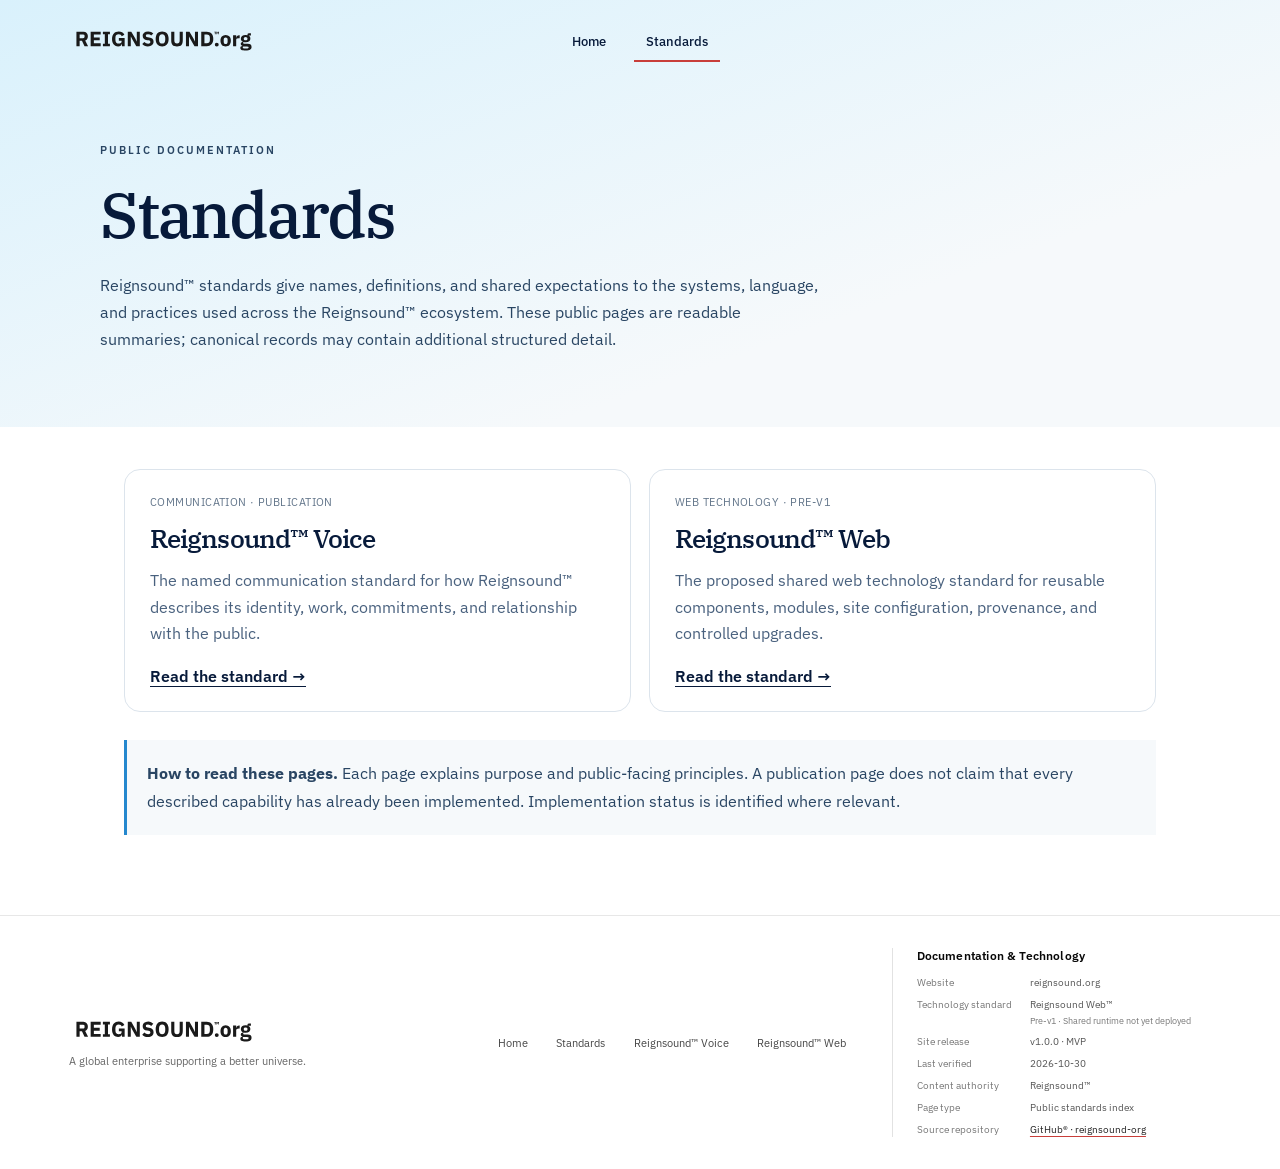
<file: standards/index.html>
<!doctype html>
<html lang="en"><head><meta charset="utf-8"><meta name="viewport" content="width=device-width, initial-scale=1"><meta name="description" content="Explore Reignsound™ public standards for communication, web technology, shared terminology, and practices across its ecosystem."><link rel="canonical" href="https://reignsound.org/standards/"><link rel="icon" href="/favicon.svg" type="image/svg+xml"><link rel="preconnect" href="https://fonts.googleapis.com"><link rel="preconnect" href="https://fonts.gstatic.com" crossorigin><link href="https://fonts.googleapis.com/css2?family=IBM+Plex+Sans:wght@400;500;600;700&family=IBM+Plex+Serif:wght@400;500;600&display=swap" rel="stylesheet"><link rel="stylesheet" href="/styles.css"><title>Standards | Reignsound™</title><style>.doc-hero{padding:130px max(24px,calc((100% - 1080px)/2)) 58px;background:linear-gradient(160deg,#d9f1fc,#f6f9fb 70%)}.doc-kicker{font-size:11px;letter-spacing:.18em;font-weight:600;color:#3f5875}.doc-hero h1,.doc-card h2{font-family:'IBM Plex Serif',serif;font-weight:500;letter-spacing:-.035em}.doc-hero h1{font-size:clamp(38px,6vw,64px);margin:12px 0}.doc-hero p{max-width:720px;line-height:1.7;color:#294563}.doc-main{max-width:1080px;margin:auto;padding:42px 24px 80px}.doc-grid{display:grid;grid-template-columns:repeat(2,minmax(0,1fr));gap:18px}.doc-card{border:1px solid #dce4ec;border-radius:16px;padding:25px;background:white;display:flex;flex-direction:column;gap:12px}.doc-card h2{font-size:26px;margin:0}.doc-card p{line-height:1.65;color:#49617e;margin:0}.doc-card a{font-weight:600;text-decoration:underline;text-underline-offset:4px;margin-top:auto;padding-top:8px}.doc-meta{font-size:11px;color:#62758a;letter-spacing:.04em}.doc-note{margin-top:28px;padding:20px;border-left:3px solid #2588ce;background:#f6f9fb;line-height:1.7;color:#294563}@media(max-width:640px){.doc-grid{grid-template-columns:1fr}.doc-hero{padding-top:110px}}</style></head><body><a class="skip-link" href="#content">Skip to content</a><header class="site-header"><a class="wordmark" href="/" aria-label="Reignsound™ home"><img class="wordmark-art" src="/assets/reignsound-org-wordmark-outlined.svg" alt="REIGNSOUND.org" /></a><nav aria-label="Main navigation"><a class="nav-link" href="/">Home</a><a class="nav-link active" href="/standards/">Standards</a></nav></header><section class="doc-hero"><p class="doc-kicker">PUBLIC DOCUMENTATION</p><h1>Standards</h1><p>Reignsound™ standards give names, definitions, and shared expectations to the systems, language, and practices used across the Reignsound™ ecosystem. These public pages are readable summaries; canonical records may contain additional structured detail.</p></section><main class="doc-main" id="content"><div class="doc-grid"><article class="doc-card"><span class="doc-meta">COMMUNICATION · PUBLICATION</span><h2>Reignsound™ Voice</h2><p>The named communication standard for how Reignsound™ describes its identity, work, commitments, and relationship with the public.</p><a href="/standards/reignsound-voice/">Read the standard →</a></article><article class="doc-card"><span class="doc-meta">WEB TECHNOLOGY · PRE-V1</span><h2>Reignsound™ Web</h2><p>The proposed shared web technology standard for reusable components, modules, site configuration, provenance, and controlled upgrades.</p><a href="/standards/reignsound-web/">Read the standard →</a></article></div><div class="doc-note"><strong>How to read these pages.</strong> Each page explains purpose and public-facing principles. A publication page does not claim that every described capability has already been implemented. Implementation status is identified where relevant.</div></main><footer class="site-footer">
    <div class="footer-brand"><a class="footer-wordmark" href="/" aria-label="Reignsound™ organization website"><img class="wordmark-art" src="/assets/reignsound-org-wordmark-outlined.svg" alt="REIGNSOUND.org" /></a><p data-reignsound-footer-description></p></div>
    <nav class="footer-nav" aria-label="Footer navigation"><a href="/">Home</a><a href="/standards/">Standards</a><a href="/standards/reignsound-voice/">Reignsound™ Voice</a><a href="/standards/reignsound-web/">Reignsound™ Web</a></nav>
    <section class="provenance" aria-labelledby="provenance-title">
      <h2 class="provenance-title" id="provenance-title">Documentation &amp; Technology</h2>
      <dl class="provenance-list">
        <div><dt>Website</dt><dd>reignsound.org</dd></div>
        <div><dt>Technology standard</dt><dd>Reignsound Web™ <span class="provenance-version">Pre-v1 · Shared runtime not yet deployed</span></dd></div>
        <div><dt>Site release</dt><dd>v1.0.0 · MVP</dd></div>
        <div><dt>Last verified</dt><dd><time id="release-verified-date" datetime="2026-10-30">2026-10-30</time></dd></div>
        <div><dt>Content authority</dt><dd>Reignsound™</dd></div>
        <div><dt>Page type</dt><dd>Public standards index</dd></div>
        <div><dt>Source repository</dt><dd><a href="https://github.com/reignsound/reignsound-org" target="_blank" rel="noopener noreferrer">GitHub® · reignsound-org</a></dd></div>
      </dl>
    </section>
  </footer>  <script src="/assets/reignsound-site-config.js" defer></script>
</body></html>
</file>
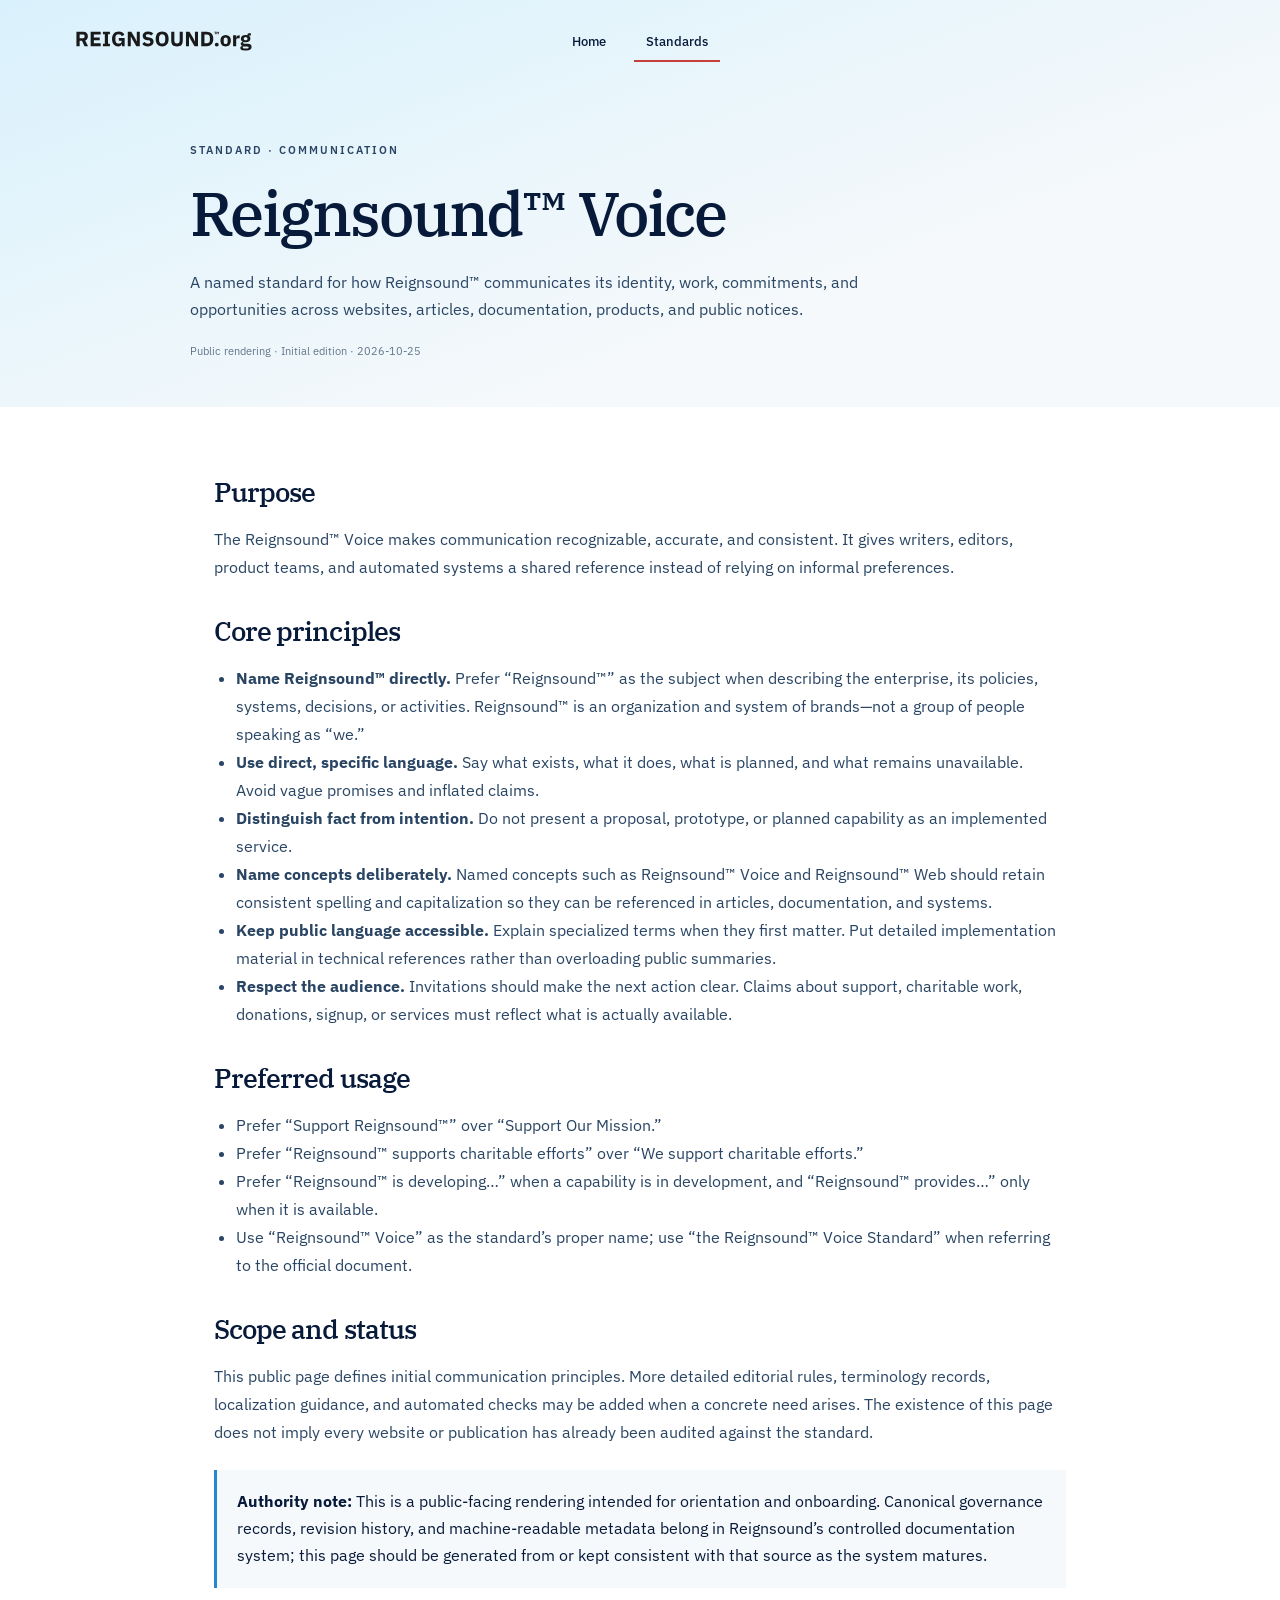
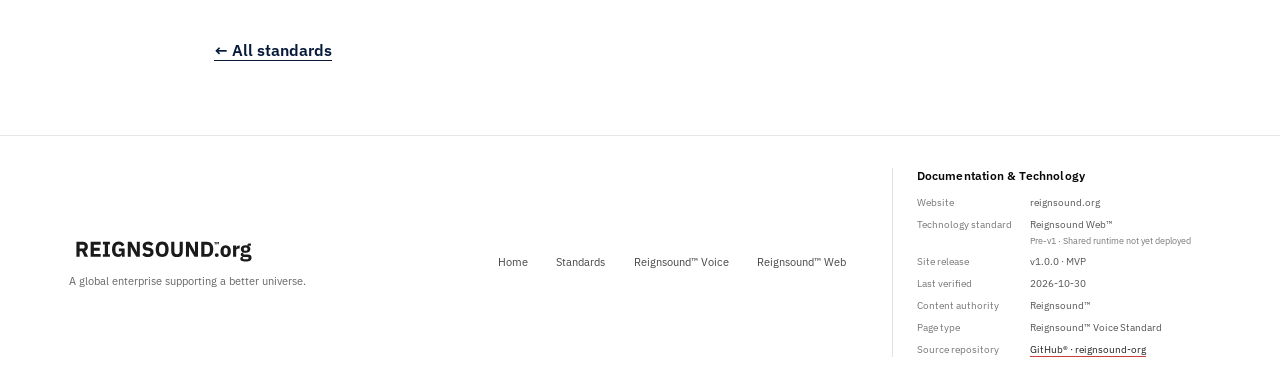
<file: standards/reignsound-voice/index.html>
<!doctype html>
<html lang="en"><head><meta charset="utf-8"><meta name="viewport" content="width=device-width, initial-scale=1"><meta name="description" content="The Reignsound™ Voice Standard defines clear, accurate, consistent public communication about the enterprise, its work, commitments, and opportunities."><link rel="canonical" href="https://reignsound.org/standards/reignsound-voice/"><link rel="icon" href="/favicon.svg" type="image/svg+xml"><link rel="preconnect" href="https://fonts.googleapis.com"><link rel="preconnect" href="https://fonts.gstatic.com" crossorigin><link href="https://fonts.googleapis.com/css2?family=IBM+Plex+Sans:wght@400;500;600;700&family=IBM+Plex+Serif:wght@400;500;600&display=swap" rel="stylesheet"><link rel="stylesheet" href="/styles.css"><title>Reignsound™ Voice | Reignsound™ Standards</title><style>.doc-hero{padding:130px max(24px,calc((100% - 900px)/2)) 48px;background:linear-gradient(160deg,#d9f1fc,#f6f9fb 70%)}.doc-kicker{font-size:11px;letter-spacing:.18em;font-weight:600;color:#3f5875}.doc-hero h1,.doc-main h2{font-family:'IBM Plex Serif',serif;font-weight:500;letter-spacing:-.035em}.doc-hero h1{font-size:clamp(38px,6vw,62px);margin:12px 0}.doc-hero p{max-width:720px;line-height:1.7;color:#294563}.doc-main{max-width:900px;margin:auto;padding:35px 24px 75px}.doc-main h2{font-size:27px;margin:32px 0 10px}.doc-main p,.doc-main li{line-height:1.75;color:#294563}.doc-main ul{padding-left:22px}.doc-meta{font-size:11px;color:#62758a}.doc-callout{margin:24px 0;padding:18px 20px;border-left:3px solid #2588ce;background:#f6f9fb;line-height:1.7}.doc-back{display:inline-block;margin-top:28px;font-weight:600;text-decoration:underline;text-underline-offset:4px}</style></head><body><a class="skip-link" href="#content">Skip to content</a><header class="site-header"><a class="wordmark" href="/" aria-label="Reignsound™ home"><img class="wordmark-art" src="/assets/reignsound-org-wordmark-outlined.svg" alt="REIGNSOUND.org" /></a><nav aria-label="Main navigation"><a class="nav-link" href="/">Home</a><a class="nav-link active" href="/standards/">Standards</a></nav></header><section class="doc-hero"><p class="doc-kicker">STANDARD · COMMUNICATION</p><h1>Reignsound™ Voice</h1><p>A named standard for how Reignsound™ communicates its identity, work, commitments, and opportunities across websites, articles, documentation, products, and public notices.</p><span class="doc-meta">Public rendering · Initial edition · 2026-10-25</span></section><main class="doc-main" id="content"><h2>Purpose</h2><p>The Reignsound™ Voice makes communication recognizable, accurate, and consistent. It gives writers, editors, product teams, and automated systems a shared reference instead of relying on informal preferences.</p><h2>Core principles</h2><ul><li><strong>Name Reignsound™ directly.</strong> Prefer “Reignsound™” as the subject when describing the enterprise, its policies, systems, decisions, or activities. Reignsound™ is an organization and system of brands—not a group of people speaking as “we.”</li><li><strong>Use direct, specific language.</strong> Say what exists, what it does, what is planned, and what remains unavailable. Avoid vague promises and inflated claims.</li><li><strong>Distinguish fact from intention.</strong> Do not present a proposal, prototype, or planned capability as an implemented service.</li><li><strong>Name concepts deliberately.</strong> Named concepts such as Reignsound™ Voice and Reignsound™ Web should retain consistent spelling and capitalization so they can be referenced in articles, documentation, and systems.</li><li><strong>Keep public language accessible.</strong> Explain specialized terms when they first matter. Put detailed implementation material in technical references rather than overloading public summaries.</li><li><strong>Respect the audience.</strong> Invitations should make the next action clear. Claims about support, charitable work, donations, signup, or services must reflect what is actually available.</li></ul><h2>Preferred usage</h2><ul><li>Prefer “Support Reignsound™” over “Support Our Mission.”</li><li>Prefer “Reignsound™ supports charitable efforts” over “We support charitable efforts.”</li><li>Prefer “Reignsound™ is developing…” when a capability is in development, and “Reignsound™ provides…” only when it is available.</li><li>Use “Reignsound™ Voice” as the standard’s proper name; use “the Reignsound™ Voice Standard” when referring to the official document.</li></ul><h2>Scope and status</h2><p>This public page defines initial communication principles. More detailed editorial rules, terminology records, localization guidance, and automated checks may be added when a concrete need arises. The existence of this page does not imply every website or publication has already been audited against the standard.</p><div class="doc-callout"><strong>Authority note:</strong> This is a public-facing rendering intended for orientation and onboarding. Canonical governance records, revision history, and machine-readable metadata belong in Reignsound’s controlled documentation system; this page should be generated from or kept consistent with that source as the system matures.</div><a class="doc-back" href="/standards/">← All standards</a></main><footer class="site-footer">
    <div class="footer-brand"><a class="footer-wordmark" href="/" aria-label="Reignsound™ organization website"><img class="wordmark-art" src="/assets/reignsound-org-wordmark-outlined.svg" alt="REIGNSOUND.org" /></a><p data-reignsound-footer-description></p></div>
    <nav class="footer-nav" aria-label="Footer navigation"><a href="/">Home</a><a href="/standards/">Standards</a><a href="/standards/reignsound-voice/">Reignsound™ Voice</a><a href="/standards/reignsound-web/">Reignsound™ Web</a></nav>
    <section class="provenance" aria-labelledby="provenance-title">
      <h2 class="provenance-title" id="provenance-title">Documentation &amp; Technology</h2>
      <dl class="provenance-list">
        <div><dt>Website</dt><dd>reignsound.org</dd></div>
        <div><dt>Technology standard</dt><dd>Reignsound Web™ <span class="provenance-version">Pre-v1 · Shared runtime not yet deployed</span></dd></div>
        <div><dt>Site release</dt><dd>v1.0.0 · MVP</dd></div>
        <div><dt>Last verified</dt><dd><time id="release-verified-date" datetime="2026-10-30">2026-10-30</time></dd></div>
        <div><dt>Content authority</dt><dd>Reignsound™</dd></div>
        <div><dt>Page type</dt><dd>Reignsound™ Voice Standard</dd></div>
        <div><dt>Source repository</dt><dd><a href="https://github.com/reignsound/reignsound-org" target="_blank" rel="noopener noreferrer">GitHub® · reignsound-org</a></dd></div>
      </dl>
    </section>
  </footer>  <script src="/assets/reignsound-site-config.js" defer></script>
</body></html>
</file>
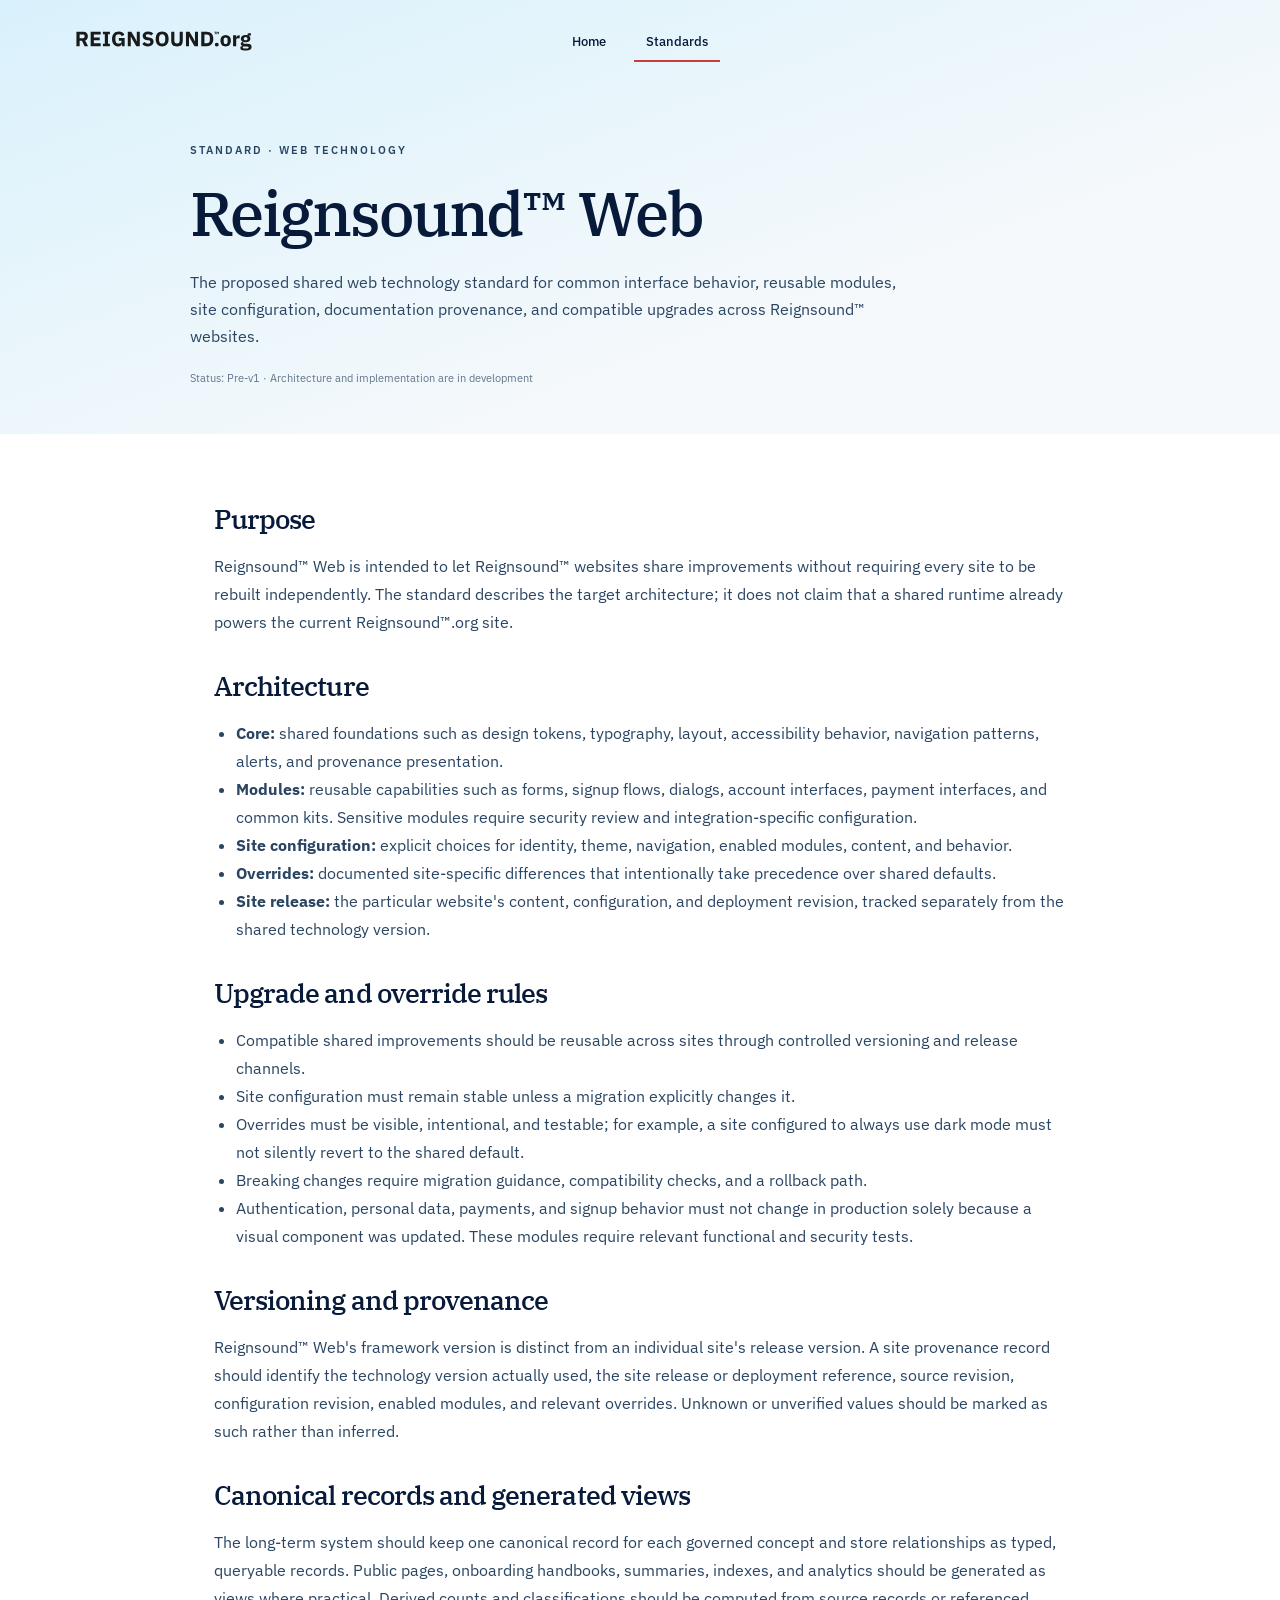
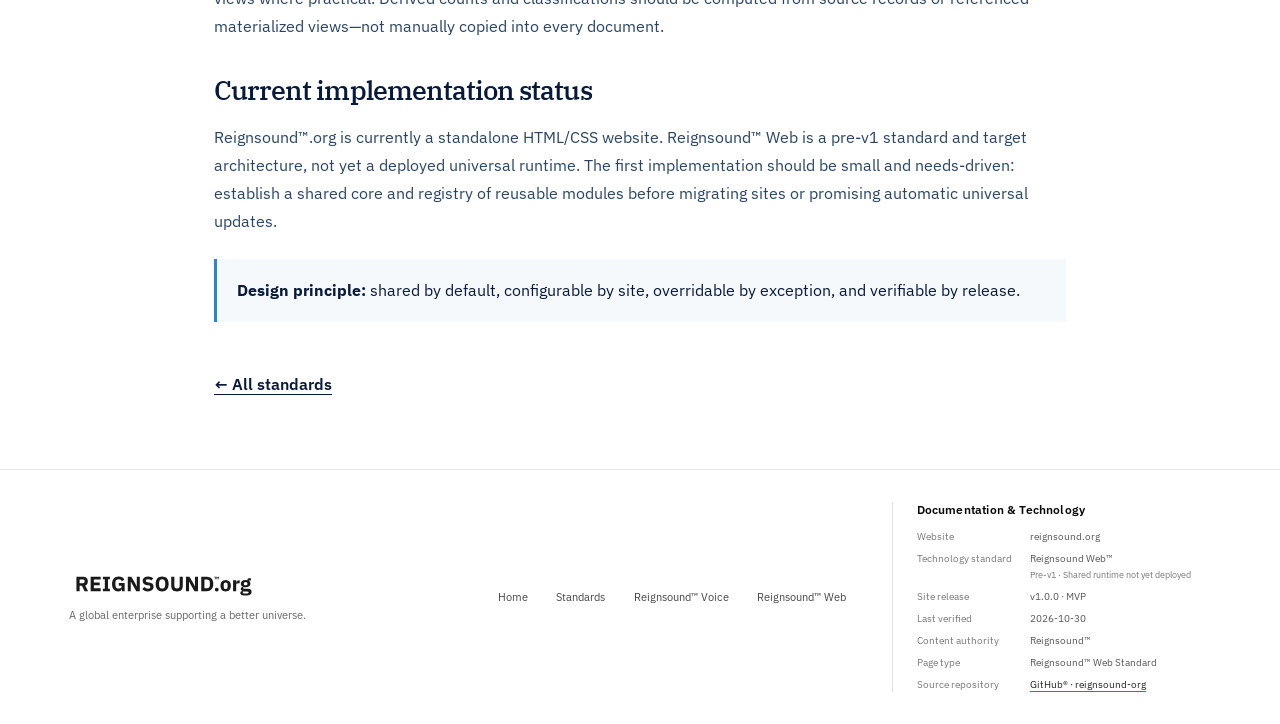
<file: standards/reignsound-web/index.html>
<!doctype html>
<html lang="en"><head><meta charset="utf-8"><meta name="viewport" content="width=device-width, initial-scale=1"><meta name="description" content="The Reignsound™ Web Standard describes shared web foundations, reusable modules, site configuration, provenance, and controlled upgrades."><link rel="canonical" href="https://reignsound.org/standards/reignsound-web/"><link rel="icon" href="/favicon.svg" type="image/svg+xml"><link rel="preconnect" href="https://fonts.googleapis.com"><link rel="preconnect" href="https://fonts.gstatic.com" crossorigin><link href="https://fonts.googleapis.com/css2?family=IBM+Plex+Sans:wght@400;500;600;700&family=IBM+Plex+Serif:wght@400;500;600&display=swap" rel="stylesheet"><link rel="stylesheet" href="/styles.css"><title>Reignsound™ Web | Reignsound™ Standards</title><style>.doc-hero{padding:130px max(24px,calc((100% - 900px)/2)) 48px;background:linear-gradient(160deg,#d9f1fc,#f6f9fb 70%)}.doc-kicker{font-size:11px;letter-spacing:.18em;font-weight:600;color:#3f5875}.doc-hero h1,.doc-main h2{font-family:'IBM Plex Serif',serif;font-weight:500;letter-spacing:-.035em}.doc-hero h1{font-size:clamp(38px,6vw,62px);margin:12px 0}.doc-hero p{max-width:720px;line-height:1.7;color:#294563}.doc-main{max-width:900px;margin:auto;padding:35px 24px 75px}.doc-main h2{font-size:27px;margin:32px 0 10px}.doc-main p,.doc-main li{line-height:1.75;color:#294563}.doc-main ul{padding-left:22px}.doc-meta{font-size:11px;color:#62758a}.doc-callout{margin:24px 0;padding:18px 20px;border-left:3px solid #2588ce;background:#f6f9fb;line-height:1.7}.doc-back{display:inline-block;margin-top:28px;font-weight:600;text-decoration:underline;text-underline-offset:4px}</style></head><body><a class="skip-link" href="#content">Skip to content</a><header class="site-header"><a class="wordmark" href="/" aria-label="Reignsound™ home"><img class="wordmark-art" src="/assets/reignsound-org-wordmark-outlined.svg" alt="REIGNSOUND.org" /></a><nav aria-label="Main navigation"><a class="nav-link" href="/">Home</a><a class="nav-link active" href="/standards/">Standards</a></nav></header><section class="doc-hero"><p class="doc-kicker">STANDARD · WEB TECHNOLOGY</p><h1>Reignsound™ Web</h1><p>The proposed shared web technology standard for common interface behavior, reusable modules, site configuration, documentation provenance, and compatible upgrades across Reignsound™ websites.</p><span class="doc-meta">Status: Pre-v1 · Architecture and implementation are in development</span></section><main class="doc-main" id="content"><h2>Purpose</h2><p>Reignsound™ Web is intended to let Reignsound™ websites share improvements without requiring every site to be rebuilt independently. The standard describes the target architecture; it does not claim that a shared runtime already powers the current Reignsound™.org site.</p><h2>Architecture</h2><ul><li><strong>Core:</strong> shared foundations such as design tokens, typography, layout, accessibility behavior, navigation patterns, alerts, and provenance presentation.</li><li><strong>Modules:</strong> reusable capabilities such as forms, signup flows, dialogs, account interfaces, payment interfaces, and common kits. Sensitive modules require security review and integration-specific configuration.</li><li><strong>Site configuration:</strong> explicit choices for identity, theme, navigation, enabled modules, content, and behavior.</li><li><strong>Overrides:</strong> documented site-specific differences that intentionally take precedence over shared defaults.</li><li><strong>Site release:</strong> the particular website's content, configuration, and deployment revision, tracked separately from the shared technology version.</li></ul><h2>Upgrade and override rules</h2><ul><li>Compatible shared improvements should be reusable across sites through controlled versioning and release channels.</li><li>Site configuration must remain stable unless a migration explicitly changes it.</li><li>Overrides must be visible, intentional, and testable; for example, a site configured to always use dark mode must not silently revert to the shared default.</li><li>Breaking changes require migration guidance, compatibility checks, and a rollback path.</li><li>Authentication, personal data, payments, and signup behavior must not change in production solely because a visual component was updated. These modules require relevant functional and security tests.</li></ul><h2>Versioning and provenance</h2><p>Reignsound™ Web's framework version is distinct from an individual site's release version. A site provenance record should identify the technology version actually used, the site release or deployment reference, source revision, configuration revision, enabled modules, and relevant overrides. Unknown or unverified values should be marked as such rather than inferred.</p><h2>Canonical records and generated views</h2><p>The long-term system should keep one canonical record for each governed concept and store relationships as typed, queryable records. Public pages, onboarding handbooks, summaries, indexes, and analytics should be generated as views where practical. Derived counts and classifications should be computed from source records or referenced materialized views—not manually copied into every document.</p><h2>Current implementation status</h2><p>Reignsound™.org is currently a standalone HTML/CSS website. Reignsound™ Web is a pre-v1 standard and target architecture, not yet a deployed universal runtime. The first implementation should be small and needs-driven: establish a shared core and registry of reusable modules before migrating sites or promising automatic universal updates.</p><div class="doc-callout"><strong>Design principle:</strong> shared by default, configurable by site, overridable by exception, and verifiable by release.</div><a class="doc-back" href="/standards/">← All standards</a></main><footer class="site-footer">
    <div class="footer-brand"><a class="footer-wordmark" href="/" aria-label="Reignsound™ organization website"><img class="wordmark-art" src="/assets/reignsound-org-wordmark-outlined.svg" alt="REIGNSOUND.org" /></a><p data-reignsound-footer-description></p></div>
    <nav class="footer-nav" aria-label="Footer navigation"><a href="/">Home</a><a href="/standards/">Standards</a><a href="/standards/reignsound-voice/">Reignsound™ Voice</a><a href="/standards/reignsound-web/">Reignsound™ Web</a></nav>
    <section class="provenance" aria-labelledby="provenance-title">
      <h2 class="provenance-title" id="provenance-title">Documentation &amp; Technology</h2>
      <dl class="provenance-list">
        <div><dt>Website</dt><dd>reignsound.org</dd></div>
        <div><dt>Technology standard</dt><dd>Reignsound Web™ <span class="provenance-version">Pre-v1 · Shared runtime not yet deployed</span></dd></div>
        <div><dt>Site release</dt><dd>v1.0.0 · MVP</dd></div>
        <div><dt>Last verified</dt><dd><time id="release-verified-date" datetime="2026-10-30">2026-10-30</time></dd></div>
        <div><dt>Content authority</dt><dd>Reignsound™</dd></div>
        <div><dt>Page type</dt><dd>Reignsound™ Web Standard</dd></div>
        <div><dt>Source repository</dt><dd><a href="https://github.com/reignsound/reignsound-org" target="_blank" rel="noopener noreferrer">GitHub® · reignsound-org</a></dd></div>
      </dl>
    </section>
  </footer>  <script src="/assets/reignsound-site-config.js" defer></script>
</body></html>
</file>
<file: styles.css>
:root{--ink:#071a3a;--muted:#49617e;--line:#dce4ec;--paper:#fff;--mono:'IBM Plex Mono',monospace;--sans:'IBM Plex Sans',Arial,sans-serif;--serif:'IBM Plex Serif',serif}*{box-sizing:border-box}html{scroll-behavior:smooth;scroll-padding-top:24px}body{margin:0;color:var(--ink);background:#fff;font-family:var(--sans);-webkit-font-smoothing:antialiased}a{color:inherit;text-decoration:none}.skip-link{position:absolute;left:12px;top:-50px;background:#fff;padding:12px;z-index:10}.skip-link:focus{top:12px}.site-header{height:82px;display:grid;grid-template-columns:1fr auto 1fr;align-items:center;padding:0 clamp(24px,5.4vw,80px);position:absolute;top:0;left:0;right:0;z-index:2}.wordmark,.footer-wordmark{font-size:clamp(18px,2vw,24px);font-weight:700;letter-spacing:.025em;white-space:nowrap}.wordmark{display:block;width:clamp(120px,16vw,190px);line-height:0}.wordmark img{display:block;width:100%;height:auto;max-height:38px;object-fit:contain;object-position:left center}.footer-wordmark{display:block;width:clamp(150px,18vw,205px);line-height:0}.footer-wordmark img{display:block;width:100%;height:auto;max-height:34px;object-fit:contain;object-position:left center;}.wordmark span,.footer-wordmark span{font-size:.42em;vertical-align:top;display:inline-block;margin-left:2px;margin-top:.13em}.site-header nav{display:flex;align-items:center;gap:clamp(18px,3.2vw,44px);height:100%}.nav-link{font-size:13px;font-weight:500;height:100%;display:flex;align-items:center;position:relative}.nav-link.active:after{content:"";height:2px;position:absolute;bottom:20px;left:-12px;right:-12px;background:#2588ce}.search-link{justify-self:end;width:28px;height:28px;display:grid;place-items:center}.search-link svg{width:23px;fill:none;stroke:currentColor;stroke-width:2;stroke-linecap:round}.hero{position:relative;min-height:584px;display:flex;justify-content:center;align-items:flex-start;text-align:center;overflow:hidden;background:linear-gradient(180deg,#d9f1fc 0%,#e7f5fb 64%,#f4f8f6 100%);padding:116px 24px 170px}.hero-copy{position:relative;z-index:1;max-width:900px}.hero-eyebrow{display:block;font-size:11px;letter-spacing:.16em;text-transform:uppercase;color:#486581;margin:0 0 13px}.hero h1{font-size:clamp(40px,5.5vw,64px);line-height:1.1;letter-spacing:.012em;margin:0 0 17px;font-weight:700}.hero h1 span{font-size:.38em;vertical-align:top;display:inline-block;margin:8px 0 0 3px}.hero-lede{font-size:clamp(19px,2.05vw,24px);line-height:1.38;font-weight:450;margin:0 auto 20px}.hero-description{font-size:15px;line-height:1.6;color:#365573;margin:0 auto 21px}.primary-button{display:inline-flex;align-items:center;gap:22px;border-radius:999px;padding:12px 27px;background:#061b3e;color:#fff;font-size:14px;font-weight:500;box-shadow:0 2px 3px #0b24471c;transition:transform .2s,background .2s}.primary-button:hover{background:#123566;transform:translateY(-1px)}.primary-button span{font-size:19px;line-height:14px}.primary-button .button-chevron{width:17px;height:17px;fill:none;stroke:currentColor;stroke-width:2;stroke-linecap:round;stroke-linejoin:round}.landscape{position:absolute;bottom:0;left:0;width:100%;height:56%;min-height:270px;z-index:0}.principles{display:grid;grid-template-columns:repeat(4,1fr);padding:36px clamp(24px,5.4vw,80px);background:#fff}.principles article{text-align:center;padding:4px 14px 6px;border-right:1px solid #d7e0e8}.principles article:last-child{border:0}.principles h2{font-size:17px;line-height:1.3;margin:0 0 10px;font-weight:600}.principles p{font-size:13px;line-height:1.65;color:var(--muted);margin:0}.section-wrap{padding-left:clamp(24px,5.4vw,80px);padding-right:clamp(24px,5.4vw,80px)}.focus-section{display:grid;grid-template-columns:minmax(240px,1.5fr) repeat(4,minmax(120px,1fr));gap:22px;align-items:start;padding-top:42px;padding-bottom:39px;border-top:1px solid #f0f2f5}.section-kicker{font-size:11px;letter-spacing:.2em;font-weight:600;color:#3f5875;margin:0 0 10px}.focus-intro h2,.brands-intro h2{font-size:clamp(23px,2.3vw,29px);letter-spacing:-.025em;line-height:1.2;margin:0 0 12px;font-weight:600}.focus-intro>p:last-child,.brands-intro>p:last-child{font-size:14px;line-height:1.65;color:var(--muted);margin:0;max-width:390px}.focus-item{text-align:center;min-width:0;display:flex;flex-direction:column;align-items:center;padding-top:4px}.focus-item+.focus-item{border-left:1px solid #edf0f4;padding-left:10px}.focus-icon{width:58px;height:58px;display:grid;place-items:center;border-radius:50%;margin:0 auto 14px;color:#fff}.focus-icon svg{width:31px;height:31px;fill:none;stroke:currentColor;stroke-width:1.7;stroke-linecap:round;stroke-linejoin:round}.green{background:#4caf68}.blue{background:#c83e3a}.violet{background:#8870c7}.amber{background:#ffad32}.focus-item h3{font-size:13px;line-height:1.3;font-weight:600;margin:0 0 9px;min-height:34px;display:flex;align-items:flex-start;justify-content:center}.focus-item p{font-size:11.5px;line-height:1.55;color:var(--muted);margin:0}.brands-section{border-top:1px solid #e5eaf0;display:grid;grid-template-columns:minmax(220px,.9fr) 2fr;gap:34px;align-items:center;padding-top:27px;padding-bottom:28px}.brands-intro h2{font-size:22px}.brands-intro>p:last-child{font-size:13px;max-width:310px}.brands-list{display:grid;grid-template-columns:repeat(5,1fr);gap:10px;border-left:1px solid #e1e7ed;padding-left:26px}.brand{display:flex;align-items:center;flex-direction:column;text-align:center;gap:9px;font-size:10.5px;font-weight:500;white-space:normal}.brand-symbol{width:50px;height:50px;display:grid;place-items:center;border-radius:50%;background:#edf2f8;color:#163c68;font-size:31px;line-height:1}.brand-symbol svg{width:29px;height:29px;fill:none;stroke:currentColor;stroke-width:1.8;stroke-linecap:round;stroke-linejoin:round}.rr-symbol svg{width:34px;height:34px;stroke-width:1.35}.more-symbol{font-size:27px;letter-spacing:2px}.support-section{display:grid;grid-template-columns:minmax(260px,1fr) minmax(300px,.8fr);align-items:center;gap:clamp(28px,6vw,84px);background:#f6f9fb;padding:42px clamp(24px,5.4vw,80px);border-top:1px solid #e5eaf0}.support-section h2{font-size:clamp(27px,3vw,34px);margin:0 0 12px;letter-spacing:-.035em}.support-section .support-lede{font-size:15px;line-height:1.65;color:#294563;margin:0 0 10px;max-width:560px}.support-section .support-detail{font-size:13px;line-height:1.6;color:var(--muted);margin:0}.signup-panel{width:100%;max-width:470px;justify-self:end}.signup-form{display:grid;gap:14px}.signup-form>input[type=email]{width:100%;min-height:48px;border:1px solid #ccd8e4;border-radius:9px;background:#fff;padding:0 15px;font:400 14px var(--sans);color:var(--ink);outline-offset:3px}.signup-form>input[type=email]::placeholder{color:#77879a}.newsletter-option{display:flex;align-items:flex-start;gap:10px;cursor:pointer}.newsletter-option>input{width:17px;height:17px;margin:2px 0 0;accent-color:#10294a;flex:0 0 auto}.newsletter-option span{display:grid;gap:3px}.newsletter-option strong{font-size:13px;font-weight:600}.newsletter-option small{font-size:12px;line-height:1.5;color:var(--muted)}.signup-form button{display:flex;justify-content:center;align-items:center;gap:18px;min-height:46px;padding:0 20px;border:0;border-radius:999px;background:#10294a;color:#fff;font:500 13px var(--sans);cursor:not-allowed;opacity:.72}.signup-form button span{font-size:18px}.signup-status{font-size:11px;line-height:1.5;color:#5a6c7e;margin:0}.visually-hidden{position:absolute;width:1px;height:1px;padding:0;margin:-1px;overflow:hidden;clip:rect(0,0,0,0);white-space:nowrap;border:0}.site-footer{background:#101f33;color:#f6f8fb;display:grid;grid-template-columns:1.2fr 1.2fr 1fr;gap:28px;align-items:center;padding:32px clamp(24px,5.4vw,80px);min-height:112px}.footer-wordmark{font-size:16px;letter-spacing:.12em}.footer-brand p{font-size:11px;color:#b7c3d0;margin:8px 0 0}.footer-nav{display:flex;justify-content:center;gap:clamp(12px,2.2vw,29px);font-size:11px;color:#d1d9e3}.footer-nav a:hover{color:#fff;text-decoration:underline;text-underline-offset:4px}.provenance{border-left:1px solid #516073;padding-left:24px;color:#c1cbd7;min-width:0}.provenance-title{font-family:var(--sans);font-size:12px;font-weight:600;color:#fff;margin:0 0 12px;letter-spacing:.015em}.provenance-list{display:grid;gap:7px;margin:0;font-size:10px;line-height:1.5}.provenance-list>div{display:grid;grid-template-columns:minmax(90px,.8fr) minmax(0,1.4fr);gap:10px}.provenance-list dt{color:#9eafc1}.provenance-list dd{margin:0;overflow-wrap:anywhere}.provenance-list a{color:#fff;text-decoration:underline;text-decoration-color:#7c8da2;text-underline-offset:3px}.provenance-list a:hover{text-decoration-color:#fff}.provenance-version{display:block;color:#9eafc1;font-size:9px;margin-top:2px}
@media(min-width:1500px){.hero{min-height:620px}.landscape{height:58%}}
@media(max-width:950px){.site-header{grid-template-columns:1fr auto;}.site-header nav{gap:18px}.search-link{display:none}.focus-section{grid-template-columns:repeat(4,1fr);gap:20px}.focus-intro{grid-column:1/-1;max-width:650px;margin-bottom:8px}.focus-item:first-of-type{border-left:0}.brands-section{grid-template-columns:1fr;gap:22px}.brands-list{border-left:0;border-top:1px solid #e1e7ed;padding:22px 0 0}.site-footer{grid-template-columns:1fr 1fr}.provenance{grid-column:1/-1;border-left:0;border-top:1px solid #516073;padding:16px 0 0}.footer-nav{justify-content:flex-end}}
@media(max-width:620px){.site-header{height:72px;padding:0 20px;align-items:center}.wordmark{width:clamp(112px,35vw,145px);font-size:17px}.site-header nav{gap:13px}.nav-link{font-size:11px}.nav-link.active:after{bottom:15px;left:-4px;right:-4px}.hero{min-height:620px;padding:120px 22px 210px}.hero h1{font-size:clamp(37px,10vw,54px);margin-bottom:16px}.hero-lede{font-size:19px}.desktop-break{display:none}.hero-description{max-width:430px;font-size:13px;line-height:1.65}.landscape{height:44%;min-height:240px;width:150%;left:-25%}.principles{grid-template-columns:repeat(2,1fr);padding:22px 16px;row-gap:20px}.principles article{padding:8px 5px;border-right:1px solid #d7e0e8}.principles article:nth-child(2){border-right:0}.principles article:nth-child(3){border-top:1px solid #edf0f4;padding-top:18px}.principles article:nth-child(4){border-top:1px solid #edf0f4;border-right:0;padding-top:18px}.principles h2{font-size:15px}.principles p{font-size:12px}.focus-section{grid-template-columns:repeat(2,minmax(0,1fr));padding-top:30px;padding-bottom:30px;gap:26px 12px}.focus-intro{grid-column:1/-1}.focus-intro h2{font-size:25px}.focus-item+.focus-item{border-left:0;padding-left:0}.focus-item:nth-of-type(odd){border-left:0}.focus-item p{font-size:11.5px}.brands-section{padding-top:24px;padding-bottom:26px}.brands-list{grid-template-columns:repeat(3,1fr);row-gap:22px}.brand{font-size:10px}.brand-symbol{width:45px;height:45px}.support-section{grid-template-columns:1fr;gap:24px;padding-top:30px;padding-bottom:30px}.signup-panel{justify-self:stretch;max-width:none}.support-section h2{font-size:22px}.support-note{white-space:normal}.site-footer{grid-template-columns:1fr;gap:22px;padding-top:27px;padding-bottom:27px}.footer-wordmark{width:clamp(145px,48vw,185px)}.footer-nav{justify-content:flex-start;flex-wrap:wrap;gap:18px}.provenance{grid-column:auto}.hero-eyebrow{display:block;font-size:9px;letter-spacing:.16em;text-transform:uppercase;color:#486581;margin:0 0 13px}}
@media(prefers-reduced-motion:reduce){html{scroll-behavior:auto}*,*:before,*:after{transition:none!important}}

/* Two-step opportunities signup */
.signup-form [hidden]{display:none!important}
.signup-email-stage,.signup-name-stage{display:grid;gap:14px}
.signup-name-fields{display:grid;grid-template-columns:1fr 1fr;gap:12px}
.signup-name-fields input{width:100%;min-height:48px;border:1px solid #ccd8e4;border-radius:9px;background:#fff;padding:0 15px;font:400 14px var(--sans);color:var(--ink);outline-offset:3px}
.signup-name-fields input::placeholder{color:#77879a}
.signup-email-summary{margin:0;color:var(--muted);font-size:12px;line-height:1.5;overflow-wrap:anywhere}
.signup-email-summary strong{color:var(--ink);font-weight:600}
.signup-form button{cursor:pointer;opacity:1}
.signup-form button:disabled{cursor:not-allowed;opacity:.55}
@media(max-width:420px){.signup-name-fields{grid-template-columns:1fr}}

/* Refined, consistent signup fields and two-step navigation */
.signup-form input[type="email"],
.signup-form input[type="text"],
.signup-form input[type="tel"]{
  display:block;
  width:100%;
  min-width:0;
  min-height:48px;
  border:1px solid #cbd7e4;
  border-radius:10px;
  background:#fff;
  padding:0 15px;
  color:var(--ink);
  font:400 14px/1.4 var(--sans);
  box-shadow:0 1px 2px rgba(7,26,58,.035);
  outline-offset:3px;
  transition:border-color .16s,box-shadow .16s;
}
.signup-form input[type="email"]:focus,
.signup-form input[type="text"]:focus,
.signup-form input[type="tel"]:focus{
  border-color:#7896b6;
  box-shadow:0 0 0 3px rgba(69,119,169,.12);
  outline:none;
}
.signup-form input::placeholder{color:#77879a;opacity:1}
.signup-name-fields{display:grid;grid-template-columns:1fr 1fr;gap:12px}
.signup-email-summary{display:grid;grid-template-columns:1fr auto;gap:3px 12px;align-items:center;font-size:12px;color:var(--muted);overflow-wrap:anywhere}
.signup-email-summary>span{grid-column:1/-1}
.signup-email-summary strong{font-weight:600;color:var(--ink)}
.signup-form .signup-edit-email{grid-column:2;grid-row:2;min-height:32px;padding:0 12px;border:1px solid #cbd7e4;background:#fff;color:#173657;font-size:12px;cursor:pointer;opacity:1}
.signup-form .signup-edit-email:hover{background:#f0f5fa}
.signup-form .signup-note{margin:-6px 0 0;color:#607187;font-size:11px}
.signup-form button{cursor:pointer;opacity:1}
.signup-form button:disabled{cursor:not-allowed;opacity:.55}
.signup-form .signup-status{font-size:11px;line-height:1.55;color:#5a6c7e;margin:0}
@media(max-width:420px){.signup-name-fields{grid-template-columns:1fr}}


/* Reignsound red accent and responsive navigation refinements */
:root{--accent-red:#c83e3a}
.nav-link.active:after{background:var(--accent-red)}
.primary-button{background:#080808}
.primary-button:hover,.primary-button:focus-visible{background:var(--accent-red)}
.signup-form button{background:#080808;transition:background .2s,transform .2s}
.signup-form button:hover:not(:disabled),.signup-form button:focus-visible:not(:disabled){background:var(--accent-red)}
.signup-form .signup-edit-email{background:#080808;color:#fff;border-color:#080808;transition:background .2s,border-color .2s}
.signup-form .signup-edit-email:hover,.signup-form .signup-edit-email:focus-visible{background:var(--accent-red);border-color:var(--accent-red);color:#fff}
.footer-nav a:hover,.footer-nav a:focus-visible{color:var(--accent-red);text-decoration-color:var(--accent-red)}
.provenance-list a{text-decoration-color:var(--accent-red)}
.provenance-list a:hover,.provenance-list a:focus-visible{text-decoration-color:var(--accent-red);color:var(--accent-red)}
@media(max-width:950px){
  .site-header nav{flex-wrap:wrap;justify-content:center;row-gap:8px;min-width:0}
  .nav-link{white-space:nowrap}
  .nav-link.active:after{left:-7px;right:-7px}
}
@media(max-width:620px){
  .site-header{height:auto;min-height:0;grid-template-columns:1fr;justify-items:center;gap:12px;padding:17px 16px 10px}
  .wordmark{font-size:18px;line-height:1.25;margin-bottom:1px}
  .site-header nav{width:100%;max-width:420px;gap:8px 20px;flex-wrap:wrap;justify-content:center;align-content:center}
  .nav-link{height:auto;min-height:22px;font-size:11px;padding:2px 4px}
  .nav-link.active:after{bottom:-3px;left:0;right:0;background:var(--accent-red)}
  .hero{padding-top:148px}
}
@media(max-width:380px){
  .site-header nav{column-gap:15px;row-gap:7px}
  .nav-link{font-size:10.5px}
  .hero{padding-top:154px}
}

.site-footer{background:#000}


/* White .org footer: match the ecosystem section and iOS browser chrome */
.site-footer{background:#fff;color:#080808;border-top:1px solid #e7e7e7}
.footer-brand p{color:#666}
.footer-nav{color:#454545}
.footer-nav a:hover,.footer-nav a:focus-visible{color:var(--accent-red);text-decoration-color:var(--accent-red)}
.provenance{border-color:#e2e2e2;color:#555}
.provenance-title{color:#080808}
.provenance-list dt,.provenance-version{color:#777}
.provenance-list a{color:#222;text-decoration-color:var(--accent-red)}
.provenance-list a:hover,.provenance-list a:focus-visible{color:var(--accent-red);text-decoration-color:var(--accent-red)}
@media(max-width:950px){.provenance{border-top-color:#e2e2e2}}


/* One source of truth: use the authored SVG wordmark at every viewport.
   Scale the complete artwork rather than approximating its typography in HTML. */
.wordmark,
.footer-wordmark{
  display:block;
  width:clamp(120px,16vw,190px);
  max-width:100%;
  line-height:0;
  white-space:nowrap;
}
.wordmark img,
.footer-wordmark img{
  display:block;
  width:100%;
  height:auto;
  max-height:none;
  object-fit:contain;
  object-position:left center;
  filter:none;
}
@media(max-width:620px){
  .site-header .wordmark{
    width:clamp(150px,48vw,190px);
    justify-self:center;
    margin:0;
  }
  .site-footer .footer-wordmark{
    width:clamp(150px,48vw,190px);
    margin:0;
  }
}


/* Inline SVG keeps the wordmark typography tied to the page's IBM Plex Sans font. */
.wordmark-art{display:block;width:100%;height:auto;max-width:100%;overflow:visible}


/* Keep the Join heading punctuation visually quieter than the brand name. */
.support-section h2 .join-colon{color:#4b5563;font-weight:400!important;font-style:normal}


/* Reignsound Color Classification System (RCCS): function, not ownership. */
.brands-intro>p:last-of-type{max-width:460px}
.rccs-key{margin-top:18px}
.rccs-key-title{font:500 9px var(--mono);letter-spacing:.12em;color:#637184;margin:0 0 9px}
.rccs-key ul{display:flex;flex-wrap:wrap;gap:7px 12px;list-style:none;padding:0;margin:0}
.rccs-key li{display:flex;align-items:center;gap:6px;font-size:10px;line-height:1.35;color:#344458}
.rccs-key li span{width:8px;height:8px;border-radius:50%;background:var(--rccs-color);flex:0 0 auto}
.rccs-orange{--rccs-color:#f47721}.rccs-purple{--rccs-color:#7b2cbf}.rccs-red{--rccs-color:#b5122b}.rccs-green{--rccs-color:#218838}.rccs-mono{--rccs-color:#202124}.rccs-gray{--rccs-color:#737780}.rccs-brown{--rccs-color:#966f43}
.brand .brand-symbol{transition:background .2s,color .2s}
.brand-creative .brand-symbol{background:#f2e8fb;color:#7b2cbf}
.brand-service .brand-symbol{background:#eceef1;color:#737780}
.brand-external .brand-symbol{background:#fff;color:#202124;border:1px solid #d8dde4}
.brand-core .brand-symbol{background:#fff0e4;color:#f47721}
@media(max-width:950px){.rccs-key ul{gap:8px 12px}}
@media(max-width:620px){.rccs-key{margin-top:15px}.rccs-key li{font-size:10px}}


/* Outlined brand assets: preserve their authored geometry at every viewport. */
.wordmark-art{display:block;width:100%;height:auto;max-width:100%;overflow:visible;object-fit:contain;object-position:left center}
.site-header .wordmark-art{max-height:38px}
.site-footer .footer-wordmark .wordmark-art{max-height:34px;filter:none}
.brand-symbol .monogram-art{display:block;width:29px;height:29px;max-width:100%;max-height:100%;object-fit:contain;object-position:center}
@media(max-width:620px){.brand-symbol .monogram-art{width:27px;height:27px}}


/* Let the brand name carry the visual emphasis in the Join Reignsound heading. */
.support-section h2 .join-prefix{font-weight:400}


/* Emphasize People as the current priority within People. Planet. Progress. */
.focus-intro h2 .focus-word-people{font-weight:600}
.focus-intro h2 .focus-word-secondary{font-weight:600}


/* Shared square-rounded geometry for primary actions and ecosystem icons. */
.primary-button,
.signup-form button,
.signup-form .signup-edit-email,
.focus-icon,
.brand-symbol{
  border-radius:12px;
}


/* Attribute the homepage quotation and explain its numbered reference. */
.hero-quote-text{position:relative;display:inline-block;padding-bottom:1.35em}
.hero-quote-attribution{position:absolute;top:calc(100% - 1.25em);left:calc(100% - .25em);display:block;width:max-content;font-size:50%;font-weight:500;letter-spacing:inherit;line-height:1.2;color:#717378;text-transform:uppercase;white-space:nowrap}
.hero-quote-attribution sup{font-size:70%;line-height:0;vertical-align:super;margin-left:1px}
.notes-section{background:#EEF1FA;color:#163c68;padding:18px clamp(24px,5.4vw,80px);border-top:1px solid #dce4ec}
.notes-inner{max-width:1200px;margin:0 auto;display:grid;grid-template-columns:auto 1fr;align-items:start;gap:24px}
.notes-inner h2{font-size:12px;line-height:1.5;margin:0;font-weight:700;letter-spacing:.06em}
.notes-inner ol{margin:0;padding-left:20px;font-size:12px;line-height:1.6}
.notes-inner li{padding-left:4px}
@media(max-width:620px){.notes-inner{grid-template-columns:1fr;gap:6px}}

/* Approved brand-icon treatments and Progress emphasis */
.focus-intro h2 .focus-word-progress{font-weight:900}
.brand-external .brand-symbol{background:#717378;color:#fff;border-color:#717378}
.brand-external .brand-symbol .monogram-art{filter:invert(1)}
.focus-icon.amber{color:#c83e3a}
.focus-icon.amber svg circle{stroke:#c83e3a}
.focus-icon.amber svg path{stroke:#4caf68}

/* Final icon and interaction refinements */
.focus-icon.amber{color:#fff}
.focus-icon.amber svg circle,.focus-icon.amber svg path{stroke:#fff}
.brand-core .brand-symbol{color:#966f43}
.primary-button:hover,.primary-button:focus-visible{background:#f4c542}
#opportunities-signup button[type="submit"]:hover:not(:disabled),#opportunities-signup button[type="submit"]:focus-visible:not(:disabled),#signup-submit:hover:not(:disabled),#signup-submit:focus-visible:not(:disabled){background:#218838}


/* Final brand treatment and contribution-heading emphasis */
.brand-core .brand-symbol{background:#717378;color:#fff;border-color:#717378}
.support-section h2 .join-prefix{font-weight:400}
.support-section h2 strong{font-weight:700}
.support-section h2 .support-colon{font-weight:400}


/* Final interaction contrast and UMBRELLA governance-brand treatment */
.brand-core .brand-symbol{background:#8870c7;color:#fff;border-color:#8870c7}
.primary-button:hover,.primary-button:focus-visible{color:#000}
#opportunities-signup button[type="submit"]:hover:not(:disabled),#opportunities-signup button[type="submit"]:focus-visible:not(:disabled),#signup-submit:hover:not(:disabled),#signup-submit:focus-visible:not(:disabled){color:#000}


/* Distinguish the two signup actions on hover/focus */
#opportunities-signup button[type="submit"]:hover:not(:disabled),#opportunities-signup button[type="submit"]:focus-visible:not(:disabled){color:#f4c542}
#signup-submit:hover:not(:disabled),#signup-submit:focus-visible:not(:disabled){color:#000}


/* Keep the anti-spam honeypot invisible and honor hidden form stages */
[hidden]{display:none!important}
.signup-honeypot{position:absolute!important;left:-10000px!important;top:auto!important;width:1px!important;height:1px!important;overflow:hidden!important;clip:rect(0,0,0,0)!important;white-space:nowrap!important}
</file>
